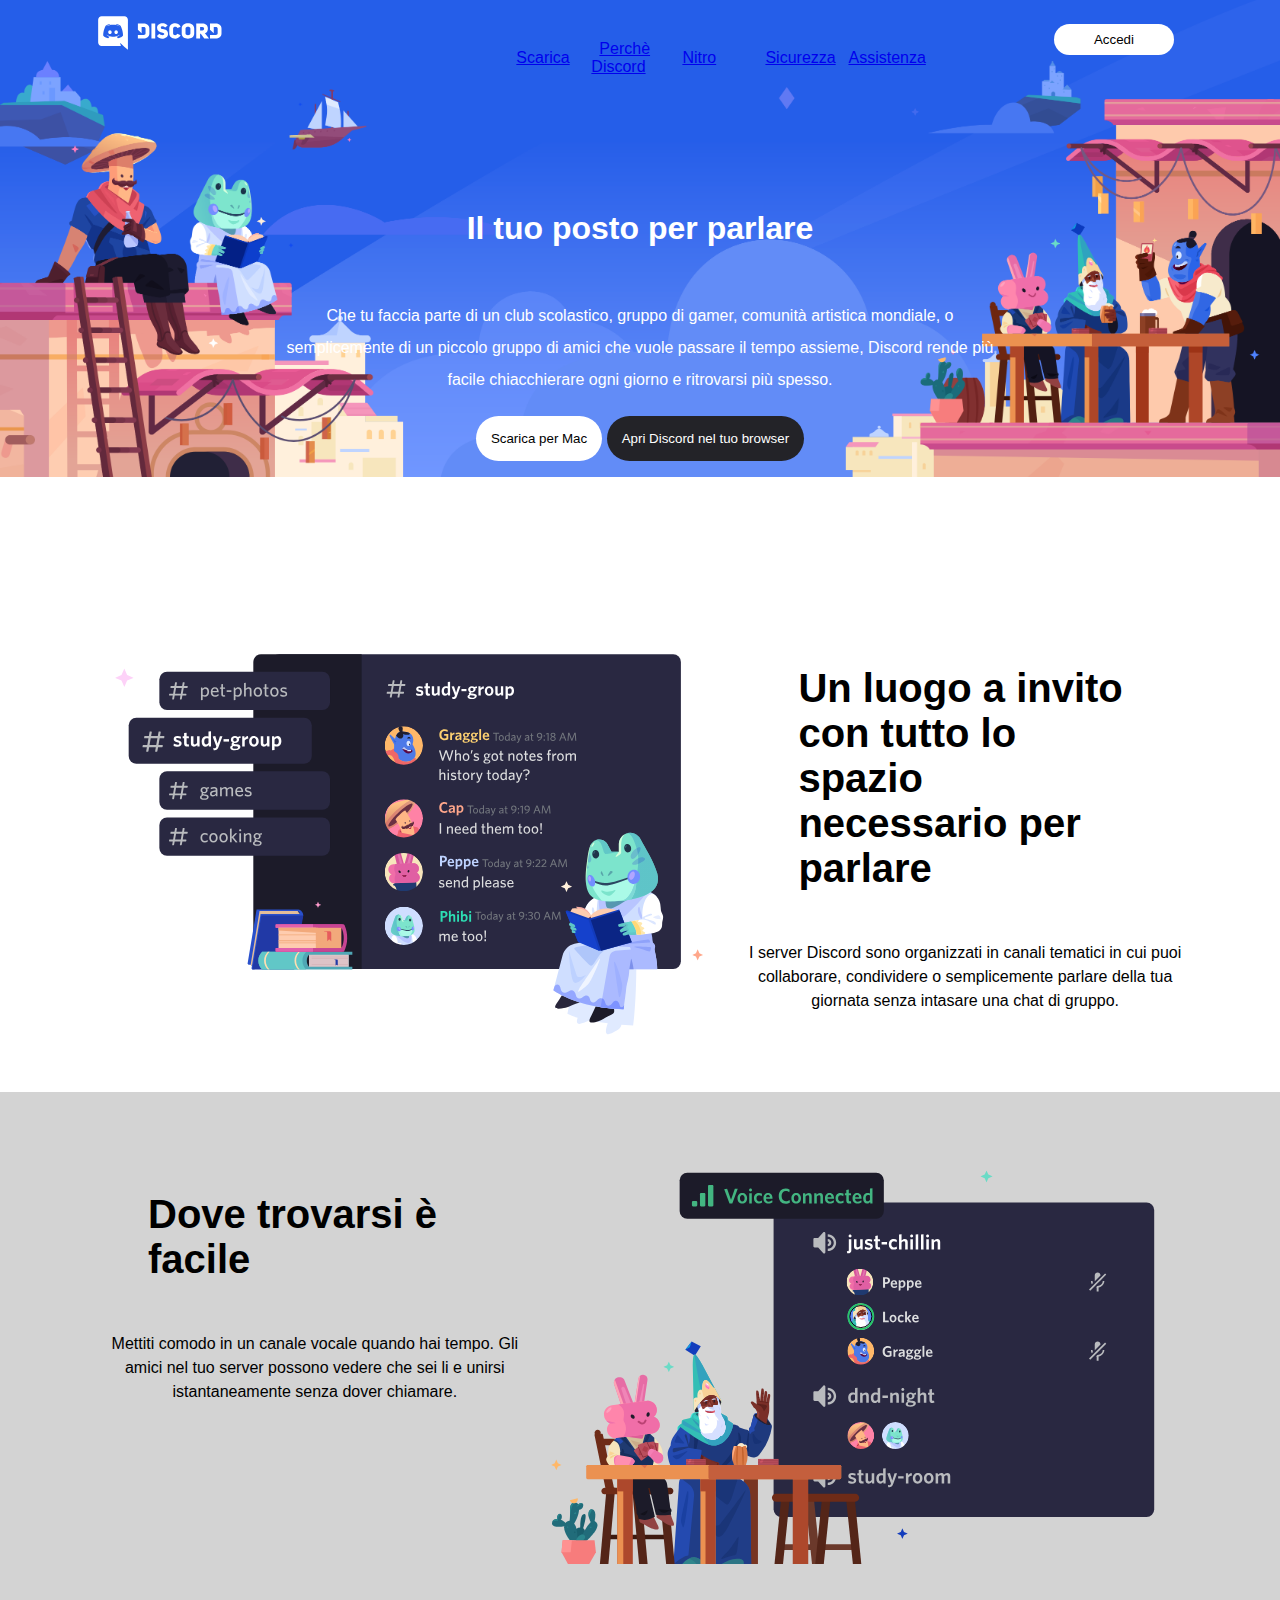
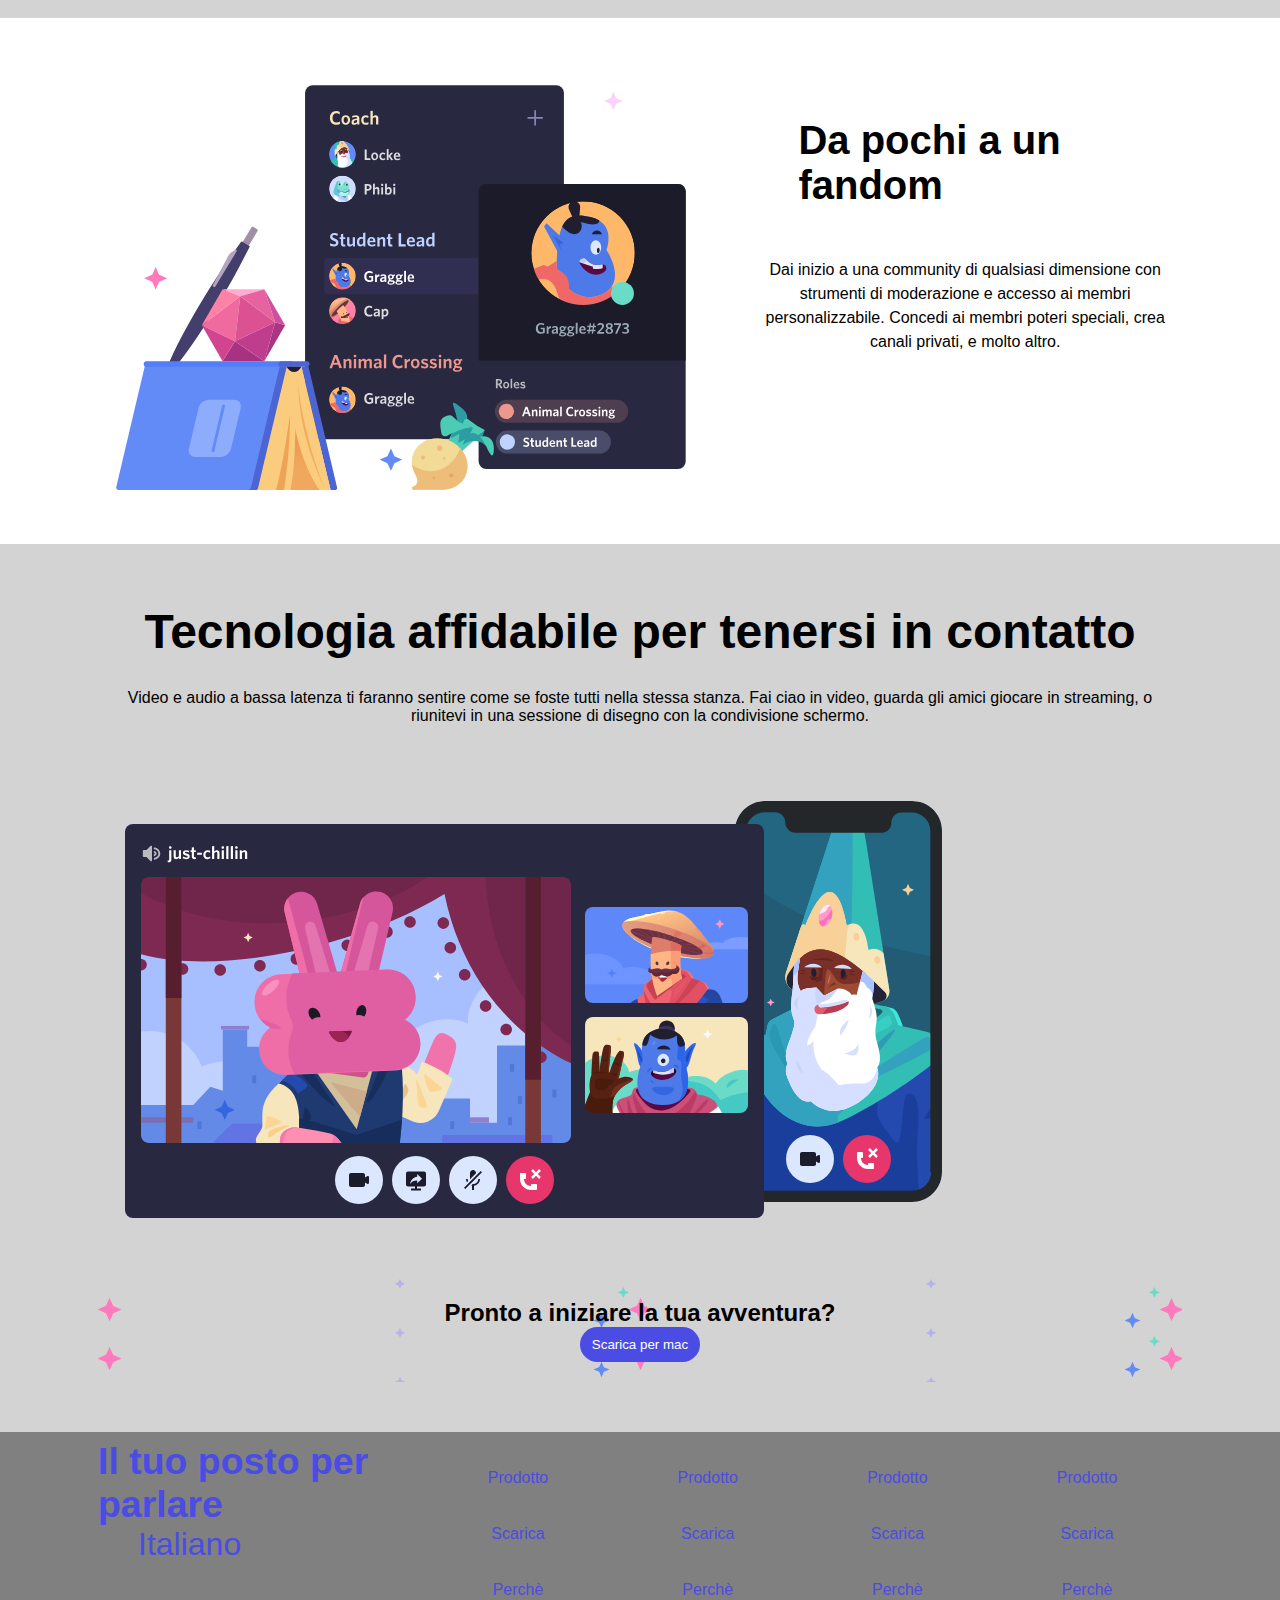
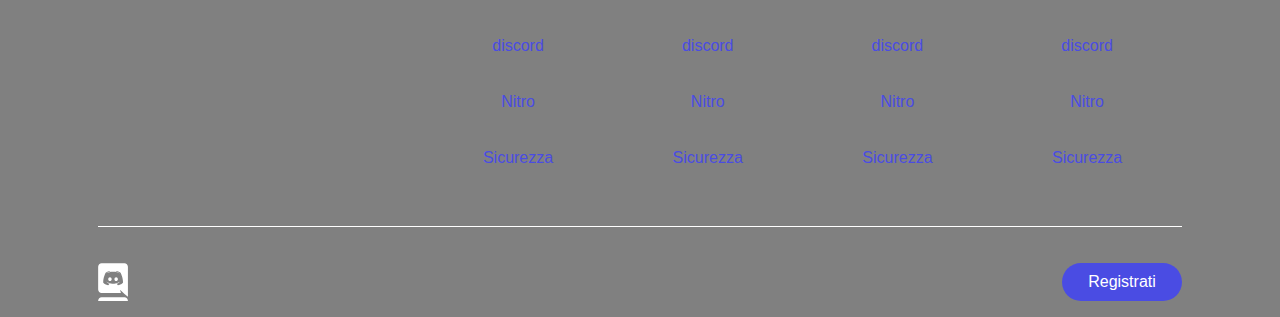
<file: index.html>
<!DOCTYPE html>
<html lang="en">
  <head>
    <meta charset="UTF-8" />
    <meta name="viewport" content="width=device-width, initial-scale=1.0" />
    <link rel="stylesheet" href="./styles/style.css" />
    <title>Discord</title>
  </head>
  <body>
    <header class="page-header">
      <div class="top-header">
        <div class="container">
          <div class="row">
            <div class="logo-header"></div>
            <nav class="links-header">
              <ul>
                <li><a href="#">Scarica</a></li>
                <li><a href="#">Perchè Discord</a></li>
                <li><a href="#">Nitro</a></li>
                <li><a href="#">Sicurezza</a></li>
                <li><a href="#">Assistenza</a></li>
              </ul>
            </nav>
            <div class="login-header">
              <button class="primary-button">Accedi</button>
            </div>
          </div>
        </div>
      </div>
      <div class="bottom-header">
        <div class="container container-xs">
          <div class="hero">
            <h1 class="titolo">Il tuo posto per parlare</h1>
            <p class="paragrafo">
              Che tu faccia parte di un club scolastico, gruppo di gamer,
              comunità artistica mondiale, o semplicemente di un piccolo gruppo
              di amici che vuole passare il tempo assieme, Discord rende più
              facile chiacchierare ogni giorno e ritrovarsi più spesso.
            </p>
            <button class="primary-button">Scarica per Mac</button>
            <button class="secondary-button">
              Apri Discord nel tuo browser
            </button>
          </div>
        </div>
      </div>
    </header>
    <main class="page-content">
      <!-- SECTION 1-->
      <section>
        <div class="container">
          <div class="row">
            <div class="col-60">
              <img src="./img/item1.svg" alt="" />
            </div>
            <div class="col-40">
              <h1 class="titolo-section">
                Un luogo a invito con tutto lo spazio necessario per parlare
              </h1>
              <p class="paragrafo-section">
                I server Discord sono organizzati in canali tematici in cui puoi
                collaborare, condividere o semplicemente parlare della tua
                giornata senza intasare una chat di gruppo.
              </p>
            </div>
          </div>
        </div>
      </section>
      <!-- SECTION 2-->
      <section>
        <div class="container">
          <div class="row">
            <div class="col-40">
              <h1 class="titolo-section">Dove trovarsi è facile</h1>
              <p class="paragrafo-section">
                Mettiti comodo in un canale vocale quando hai tempo. Gli amici
                nel tuo server possono vedere che sei li e unirsi
                istantaneamente senza dover chiamare.
              </p>
            </div>
            <div class="col-60">
              <img src="./img/item2.svg" alt="" />
            </div>
          </div>
        </div>
      </section>

      <!-- SECTION 3-->
      <section>
        <div class="container">
          <div class="row">
            <div class="col-60">
              <img src="./img/item3.svg" alt="" />
            </div>
            <div class="col-40">
              <h1 class="titolo-section">Da pochi a un fandom</h1>
              <p class="paragrafo-section">
                Dai inizio a una community di qualsiasi dimensione con strumenti
                di moderazione e accesso ai membri personalizzabile. Concedi ai
                membri poteri speciali, crea canali privati, e molto altro.
              </p>
            </div>
          </div>
        </div>
      </section>
      <!-- SECTION 4-->
      <section>
        <div class="container">
          <div class="large-content">
            <h1 class="titolo-grande">
              Tecnologia affidabile per tenersi in contatto
            </h1>
            <p class="paragrafo-grande">
              Video e audio a bassa latenza ti faranno sentire come se foste
              tutti nella stessa stanza. Fai ciao in video, guarda gli amici
              giocare in streaming, o riunitevi in una sessione di disegno con
              la condivisione schermo.
            </p>
            <img src="./img/item4-big.svg" alt="" />
            <div class="ultima-section">
              <h2>Pronto a iniziare la tua avventura?</h2>
              <button class="utlimo-bottone">Scarica per mac</button>
            </div>
          </div>
        </div>
      </section>
    </main>
    <footer class="page-footer">
      <div class="container">
        <div class="row footer-top">
          <div class="col-30">
            <h3>Il tuo posto per parlare</h3>
            <menu>Italiano</menu>
          </div>
          <div class="col-70">
            <div class="row">
              <div class="col-25">
                <ul class="lista-footer">
                  <li>Prodotto</li>
                  <li>Scarica</li>
                  <li>Perchè discord</li>
                  <li>Nitro</li>
                  <li>Sicurezza</li>
                </ul>
              </div>
              <div class="col-25">
                <ul class="lista-footer">
                  <li>Prodotto</li>
                  <li>Scarica</li>
                  <li>Perchè discord</li>
                  <li>Nitro</li>
                  <li>Sicurezza</li>
                </ul>
              </div>
              <div class="col-25">
                <ul class="lista-footer">
                  <li>Prodotto</li>
                  <li>Scarica</li>
                  <li>Perchè discord</li>
                  <li>Nitro</li>
                  <li>Sicurezza</li>
                </ul>
              </div>
              <div class="col-25">
                <ul class="lista-footer">
                  <li>Prodotto</li>
                  <li>Scarica</li>
                  <li>Perchè discord</li>
                  <li>Nitro</li>
                  <li>Sicurezza</li>
                </ul>
              </div>
            </div>
          </div>
        </div>
        <div class="row footer-bottom">
          <div class="logo-footer"></div>
          <div class="footer-button">Registrati</div>
        </div>
      </div>
    </footer>
  </body>
</html>
</file>
<file: styles/style.css>
/* RESET*/
* {
  box-sizing: border-box;
  margin: 0;
}
body {
  font-family: Arial, Helvetica, sans-serif;
}
img {
  max-width: 100%;
}

/* UTILS */
.container {
  max-width: 1100px;
  margin-left: auto;
  margin-right: auto;
  padding-left: 0.5rem;
  padding-right: 0.5rem;
}
.container.container-xs {
  max-width: 800px;
}
.row {
  display: flex;
}
.col-70 {
  width: 70%;
}
.col-60 {
  width: 60%;
}
.col-40 {
  width: 40%;
}
.col-30 {
  width: 30%;
}
.col-25 {
  width: 25%;
}
/* HEADER */
header {
  background-image: url(../img/jumbo.png);
  background-size: contain;
  background-repeat: no-repeat;
}
.top-header {
  padding: 1rem 0;
}

.top-header .row * {
  width: calc(100% / 3);
  padding: 0.5rem;
}

ul {
  padding: 0;
  margin: 0;
  list-style: none; /* Rimuove i pallini */
  display: flex; /* Alternativa migliore */
  align-items: center;
}

li {
  display: inline-block;
  margin: 0px 25px; /* Aggiunge spazio tra i link */
}
.logo-header {
  background-image: url(../img/logo.svg);
  background-repeat: no-repeat;
}
.top-header .login-header {
  text-align: end;
}
.primary-button {
  top: 50%;
  background-color: #ffffff;
  color: #000000;
  border: none;
  border-radius: 100px;
  padding: 15px;
  min-height: 30px;
  min-width: 120px;
}
.secondary-button {
  top: 50%;
  background-color: #232328;
  color: #fff;
  border: none;
  border-radius: 100px;
  padding: 15px;
  min-height: 30px;
  min-width: 120px;
}
.bottom-header {
  padding: 75px 0;
  text-align: center;
  padding: 50px;
}
.bottom-header .hero {
  min-height: 350px;
  padding: 10px;
}
.titolo,
.paragrafo {
  padding: 20px 20px;
  color: white;
  line-height: 2em;
}

/* MAIN */
.page-content > section {
  padding: 50px 0;
}
section:nth-child(odd) {
  background-color: white;
}
section:nth-child(even) {
  background-color: lightgray;
}
.page-content .col-40 {
  min-height: 400px;
}

.page-content .col-60 {
  min-height: 400px;
}
.page-content .large-content {
  min-height: 600px;
}

.titolo-section {
  padding: 50px;
  font-size: 2.5em;
}
.paragrafo-section {
  font-size: 1em;
  line-height: 150%;
  text-align: center;
}
.titolo-grande {
  font-size: 3em;
  padding: 10px;
}
.paragrafo-grande {
  padding: 20px;
}
.titolo-grande,
.paragrafo-grande {
  text-align: center;
}

.ultima-section {
  text-align: center;
  background-image: url(../img/stars.svg);
  align-items: center;
  padding: 20px;
}
.utlimo-bottone {
  top: 50%;
  background-color: #4a4ce3;
  color: #ffffff;
  border: none;
  border-radius: 100px;
  padding: 10px;
  min-height: 30px;
  min-width: 120px;
}
/* FOOTER */
.page-footer {
  background-color: grey;
  color: white;
  padding-top: 0.5rem;
}
.page-footer .col-30 {
  color: #4a4ce3;
  font-size: 2em;
}
.page-footer .col-70 {
  color: #4a4ce3;
}
.page-footer .col-25 {
  padding: 10px 20px;
  text-align: center;
  line-height: 350%;
}
.page-footer .col-30,
.page-footer .col-70,
.page-footer .col-25 {
  min-height: 300px;
}
.footer-top {
  padding-bottom: 30px;
  border-bottom: 1px solid white;
  margin-bottom: 20px;
}
.footer-bottom {
  padding: 1rem 0;
  display: flex;
  justify-content: space-between;
}

.footer-bottom > * {
  color: black;
  padding: 0.5rem 1rem;
}
.lista-footer {
  display: flex;
  flex-direction: column;
}
.logo-footer {
  background-image: url(../img/logo.svg);
}
.footer-button {
  top: 50%;
  background-color: #4a4ce3;
  color: #ffffff;
  border: none;
  border-radius: 100px;
  padding: 10px;
  min-height: 30px;
  min-width: 120px;
  text-align: center;
}
</file>
